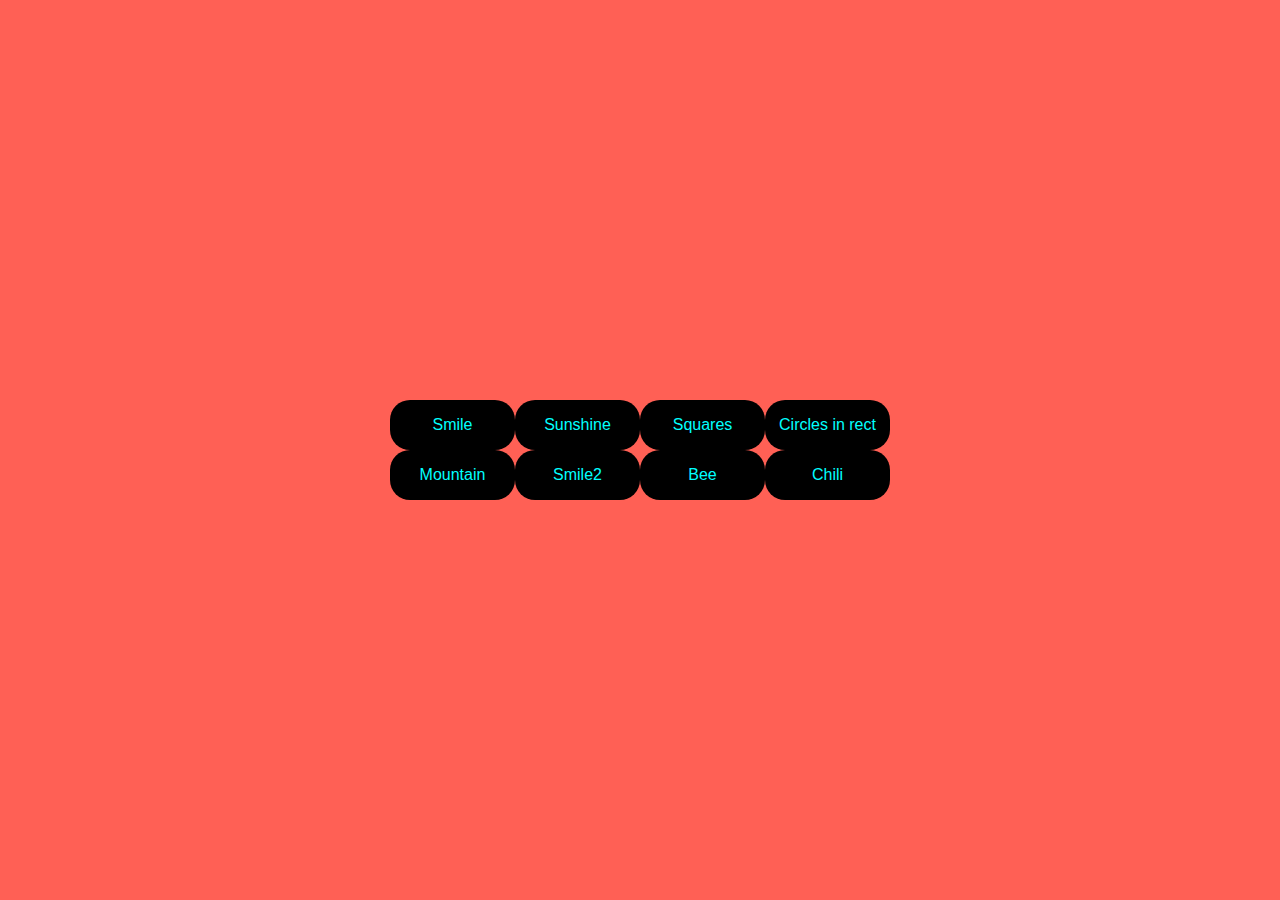
<file: index.html>
<!DOCTYPE html>
<html lang="en">
<head>
    <meta charset="UTF-8">
    <meta name="viewport" content="width=device-width, initial-scale=1.0">
    <title>Document</title>
    <link rel="stylesheet" href="./css/style.css">
</head>
<body>
    <section>
        <div class="main">
            <div><a target="_blank" href="./pages/42.html">Smile</a></div>
            <div><a target="_blank" href="./pages/62.html">Sunshine</a></div>
            <div><a target="_blank" href="./pages/23.html">Squares</a></div>
            <div><a target="_blank" href="./pages/3.html">Circles in rect</a></div>
            <div><a target="_blank" href="./pages/46.html">Mountain</a></div>
            <div><a target="_blank" href="./pages/26.html">Smile2</a></div>
            <div><a target="_blank" href="./pages/bee.html">Bee</a></div>
            <div><a target="_blank" href="./pages/chili.html">Chili</a></div>
        </div>
    </section>
</body>
</html>
</file>
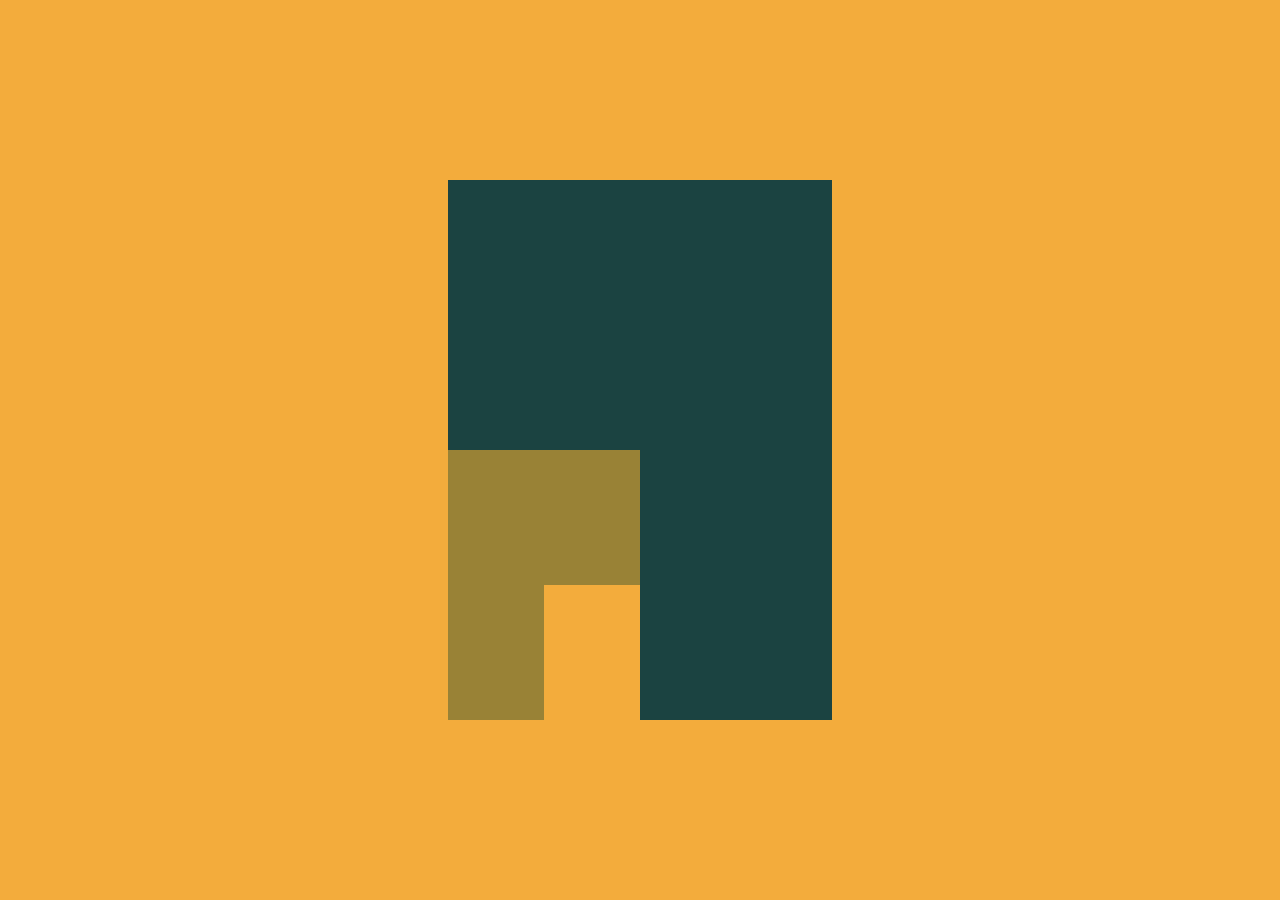
<file: pages/23.html>
<!DOCTYPE html>
<html lang="en">

<head>
    <meta charset="UTF-8">
    <meta name="viewport" content="width=device-width, initial-scale=1.0">
    <title>Document</title>
    <link rel="stylesheet" href="../css/23.css">
</head>

<body>
    <section>
        <div class="main">
            <div class="inner">
                <div></div>
            </div>
        </div>
    </section>
</body>

</html>
</file>
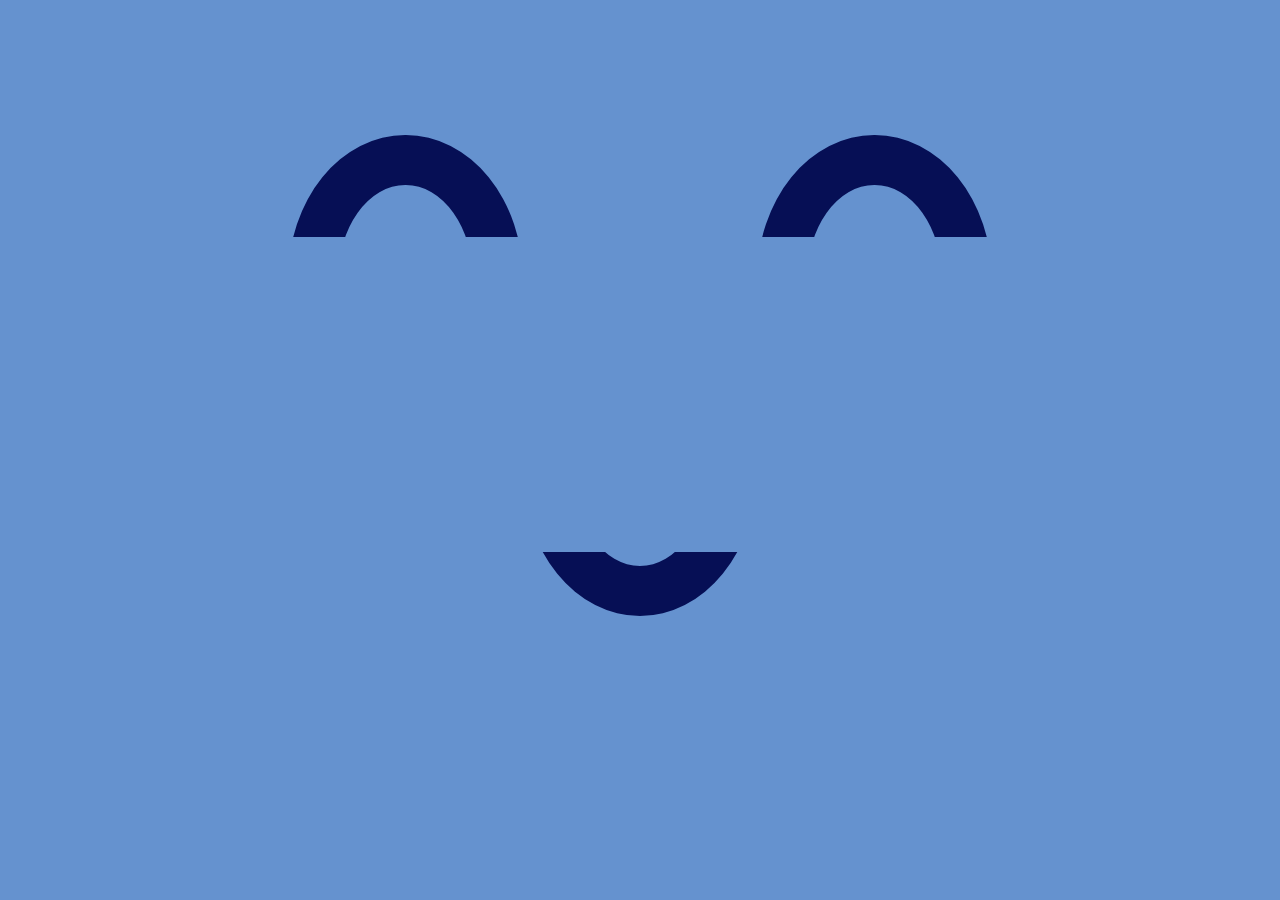
<file: pages/26.html>
<!DOCTYPE html>
<html lang="en">

<head>
    <meta charset="UTF-8">
    <meta name="viewport" content="width=device-width, initial-scale=1.0">
    <title>Document</title>
    <link rel="stylesheet" href="../css/26.css">
</head>

<body>
    <section>
        <div class="main">
            <div class="inner"></div>
            <div class="circle"></div>
            <div class="circle"></div>
            <div class="circle"></div>
        </div>
    </section>
</body>

</html>
</file>
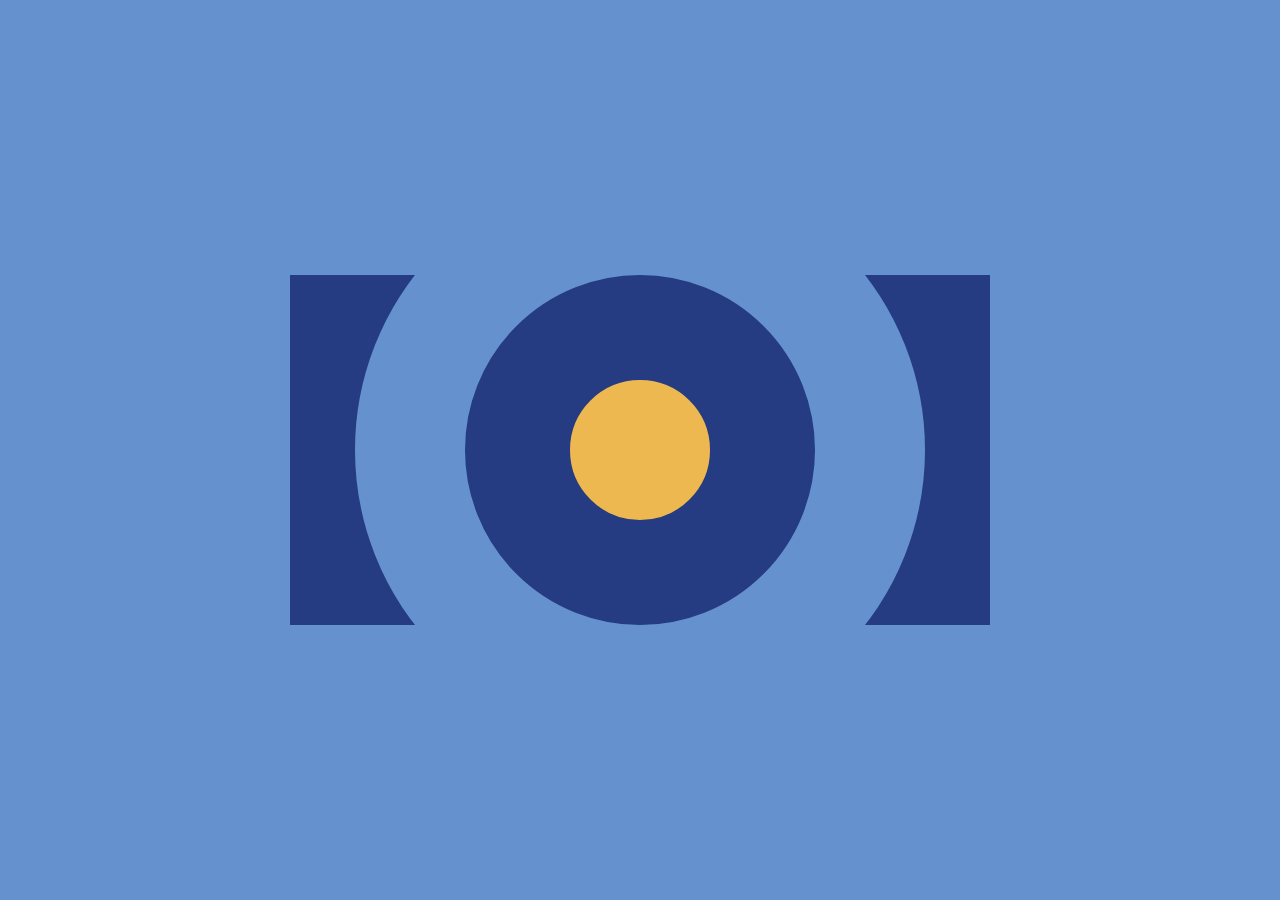
<file: pages/3.html>
<!DOCTYPE html>
<html lang="en">
<head>
    <meta charset="UTF-8">
    <meta name="viewport" content="width=device-width, initial-scale=1.0">
    <title>Document</title>
    <link rel="stylesheet" href="../css/3.css">
</head>
<body>
    <section>
        <div class="main">
            <div class="circle"></div>
        </div>
    </section>
</body>
</html>
</file>
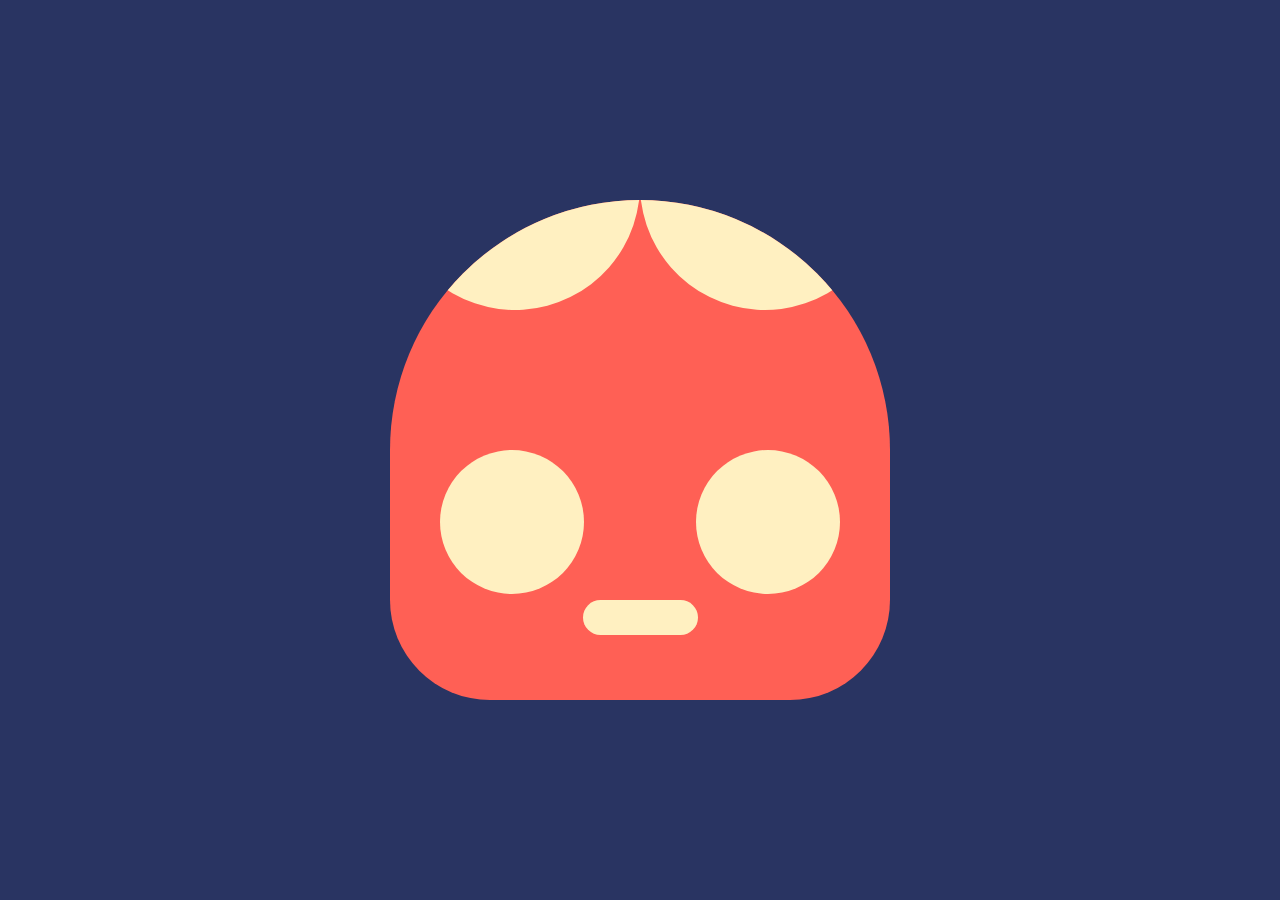
<file: pages/42.html>
<!DOCTYPE html>
<html lang="en">
<head>
    <meta charset="UTF-8">
    <meta name="viewport" content="width=device-width, initial-scale=1.0">
    <title>Document</title>
    <link rel="stylesheet" href="../css/42.css">
</head>

<body>
    <section>
        <div class="main">
            <div class="circle__wrapper">
                <div class="circle"></div>
                <div class="circle"></div>
            </div>
            <div class="eye__wrapper">
                <div class="eye"></div>
                <div class="eye"></div>
            </div>
            <div class="mouth"></div>
        </div>



        </div>
    </section>
</body>

</html>
</file>
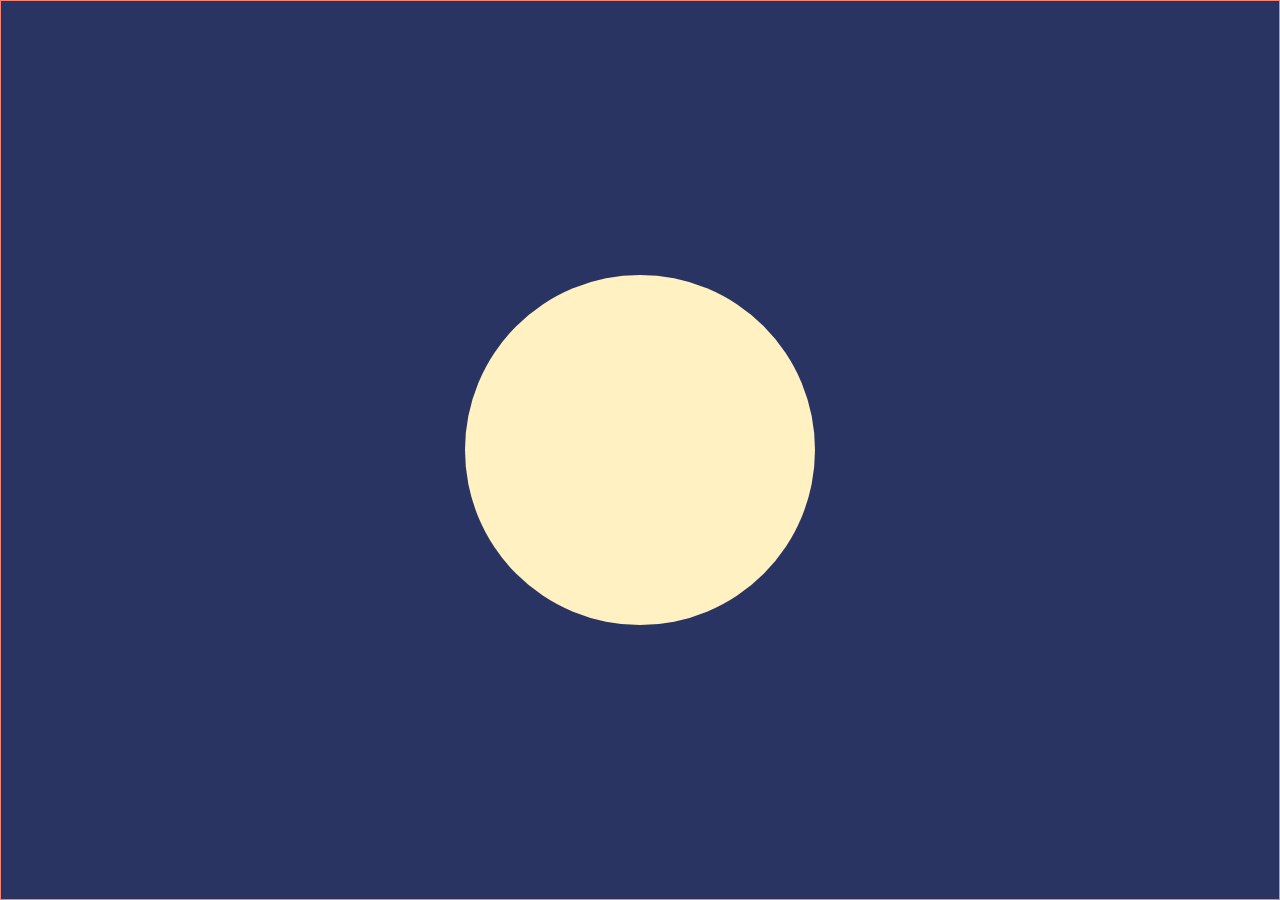
<file: pages/46.html>
<!DOCTYPE html>
<html lang="en">

<head>
    <meta charset="UTF-8">
    <meta name="viewport" content="width=device-width, initial-scale=1.0">
    <link rel="stylesheet" href="../css/46.css">
    <title>Document</title>
</head>

<body>
    <section>
        <div class="circle">
            <div class="mountain"></div>
            <div class="mountain"></div>
        </div>
    </section>
</body>

</html>
</file>
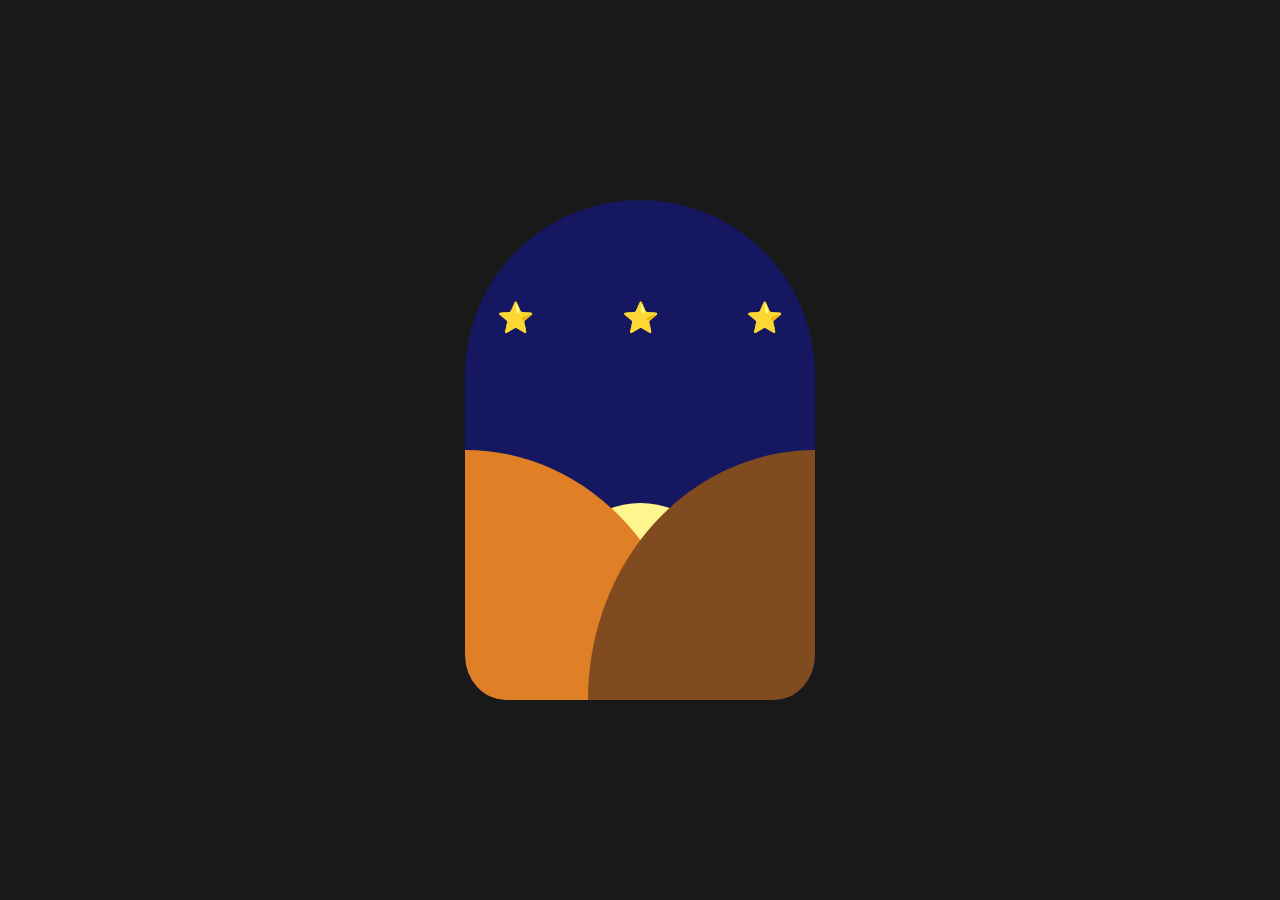
<file: pages/62.html>
<!DOCTYPE html>
<html lang="en">

<head>
    <meta charset="UTF-8">
    <meta name="viewport" content="width=device-width, initial-scale=1.0">
    <title>Document</title>
    <link rel="stylesheet" href="../css/62.css">

</head>

<body>
    <section>
        <div class="main">
            <div class="stars__wrapper">
                <div class="star">⭐️</div>
                <div class="star">⭐️</div>
                <div class="star">⭐️</div>
            </div>
            <div class="yellow__wrapper">
                <div class="sun"></div>
            </div>
            <div class="coral__wrapper">
                <div class="colar__circle"></div>
            </div>
            <div class="brown__wrapper">
                <div class="brown__circle"></div>
            </div>
        </div>
    </section>
</body>

</html>
</file>
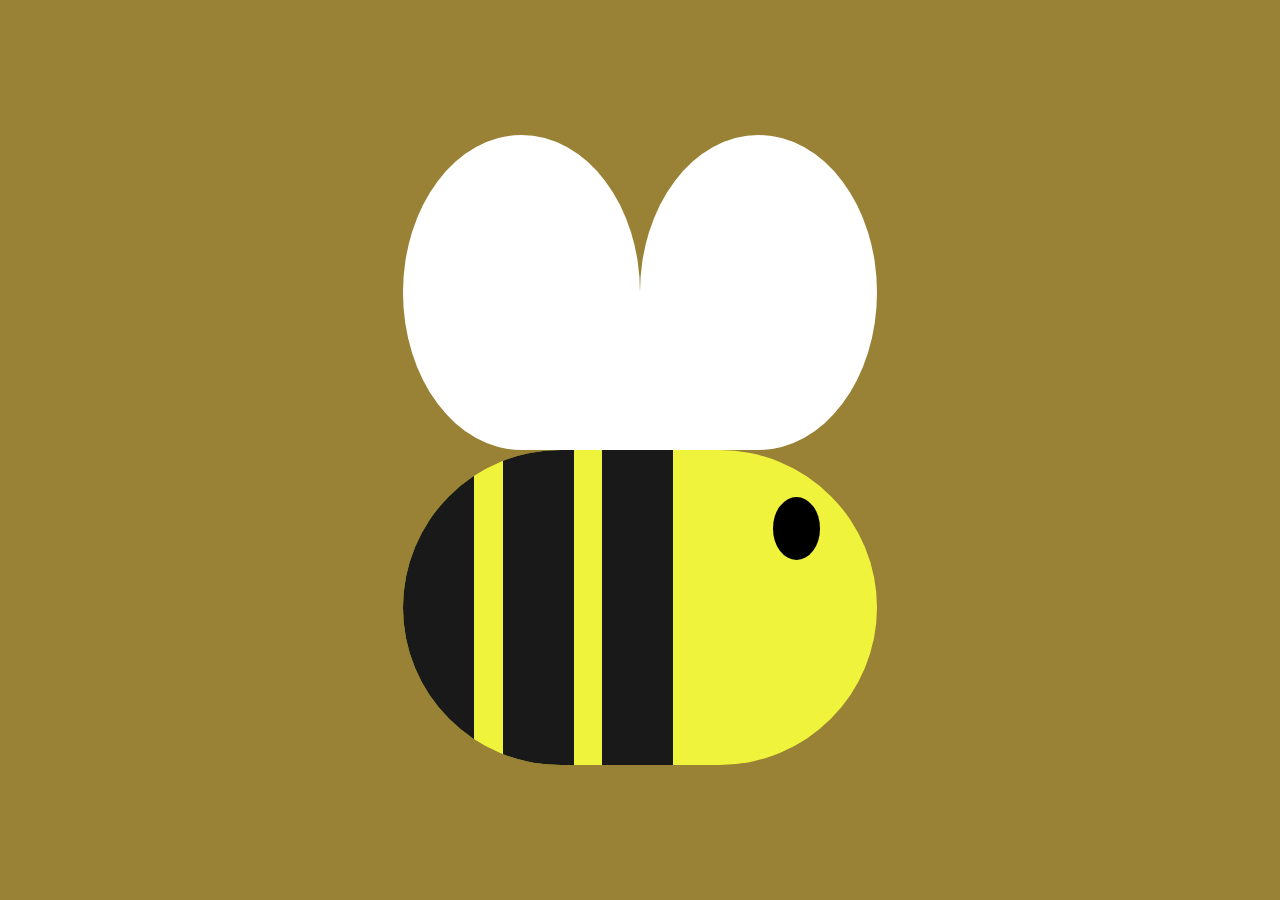
<file: pages/bee.html>
<!DOCTYPE html>
<html lang="en">
<head>
    <meta charset="UTF-8">
    <meta name="viewport" content="width=device-width, initial-scale=1.0">
    <title>Document</title>
    <link rel="stylesheet" href="../css/bee.css">
</head>
<body>
    <section>
        <div class="main">
            <div class="top">
                <div class="first"></div>
                <div class="second"></div>
            </div>
            <div class="bottom">
                <div class="first_line"></div>
                <div class="second_line"></div>
                <div class="third_line"></div>
                <div class="eye"></div>
            </div>
        </div>
    </section>
</body>
</html>
</file>
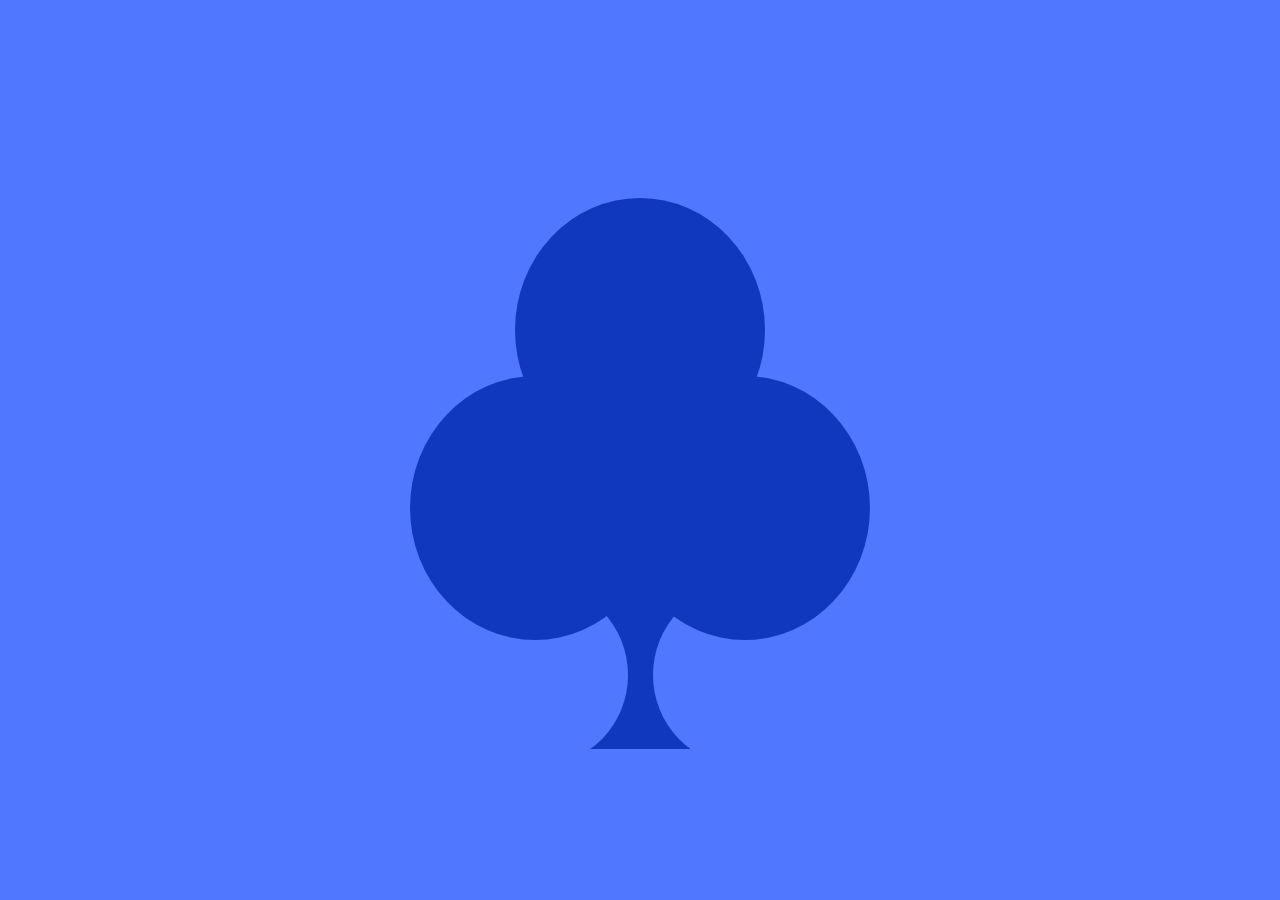
<file: pages/chili.html>
<!DOCTYPE html>
<html lang="en">

<head>
    <meta charset="UTF-8">
    <meta name="viewport" content="width=device-width, initial-scale=1.0">
    <title>Document</title>
    <link rel="stylesheet" href="../css/chili.css">
</head>

<body>
    <section>
        <div class="main">
            <div class="up__wrapper">
                <div class="circle"></div>
            </div>
            <div class="bottom__wrapper">
                <div class="circle"></div>
                <div class="circle"></div>
            </div>
            <div class="stick"></div>
            <div class="first"></div>
            <div class="second"></div>
        </div>
    </section>
</body>

</html>
</file>
<file: css/style.css>
* {
  margin: 0;
  padding: 0;
  box-sizing: border-box;
  font-family: sans-serif;
}
a{
    text-decoration: none;
    color: aqua;
}
section {
  width: 100%;
  height: 100vh;
  background: #ff6055;
  display: flex;
  align-items: center;
  justify-content: center;
}
.main{

    width: 500px;
    /* background-color: white;  */
    display: flex;
    flex-wrap: wrap;
    justify-content: center ;
}
.main div{
    border-radius: 20px;
    height: 50px;
    width: 25%;
    background-color: black;
    display: flex;
    justify-content: center;
    align-items: center;
}
</file>
<file: css/23.css>
* {
  margin: 0;
  padding: 0;
  box-sizing: border-box;
  font-family: sans-serif;
}
section {
  width: 100%;
  height: 100vh;
  background: rgb(243,172,60);
  display: flex;
  align-items: center;
  justify-content: center;
}
a{
  text-decoration: none;
  color: blue;
}
.main{
    width: 30%;
    height: 60%;
    background-color: rgb(27,67,65);
    display: flex;
    align-items: flex-end;
}
.inner{
    width: 50%;
    height: 50%;
    background-color: rgb(153,130,54);
    display: flex;
    align-items: flex-end;
    justify-content: flex-end;  
}
.inner div{
    width: 50%;
    height: 50%;
    background-color: rgb(243,172,60);
}
</file>
<file: css/26.css>
*{
    margin: 0;
    padding: 0;
    box-sizing: border-box;
}

section{
    width: 100vw;
    height: 100vh;
    background-color: rgb(101,146,207);
    display: flex;
    align-items: center;
    justify-content: center;
}
.main{
    width: 100%;
    height:70%;
    display: flex;
    justify-content: center;
    position: relative;
}
.inner{
    margin-top: 8%;
    position: absolute;
    width: 100%;
    height: 50%;
    background-color: rgb(101,146,207);
}
.circle{
    box-sizing: content-box;
    width: 10.5%;
    height: 30%;
    border-radius: 50%;
    border: 50px solid rgb(6,15,85);
    overflow: hidden;
}
.circle:nth-child(3){
    margin-top: 15%;
}
</file>
<file: css/3.css>
* {
  margin: 0;
  padding: 0;
  box-sizing: border-box;
  font-family: sans-serif;
}
section {
  width: 100%;
  height: 100vh;
  background:rgb(101,146,207);
  display: flex;
  align-items: center;
  justify-content: center;
}
.main{
    width: 700px;
    height: 350px;
    background-color: rgb(37,60,130);
    display: flex;
    justify-content: center;
    align-items: center;
    transition: 3s;
}
.main:hover{
    transform: rotate(360deg);
}

.circle{
    box-sizing: content-box;
    border-radius: 50%;
    width: 20%;
    height: 40%;
    background-color: rgb(238,184,80);
    border: 105px solid rgb(37,60,130);
    outline: 110px solid rgb(101,146,207);;
}
</file>
<file: css/42.css>
* {
  margin: 0;
  padding: 0;
  box-sizing: border-box;
  font-family: sans-serif;
}

section {
  width: 100%;
  height: 100vh;
  background: rgb(41,52,98);
  display: flex;
  align-items: center;
  justify-content: center;
}
.main{
    width: 500px;
    height: 500px;
    background-color: #ff6055;
    border-radius: 50% 50% 100px 100px;
    display: flex;
    justify-content: center;
    flex-direction: column;
}
.circle__wrapper{
    border-radius: 1500px 1500px 0 0;
    width: 100%;
    height: 50%;
    display: flex;
    justify-content: center;
    overflow: hidden;
    margin-top: -13%;
}
.circle{
    margin-top: -28%;
    box-sizing: content-box;
    padding-left: 50%;
    height: 100%;
    background-color: #fff0c1;
    border-radius: 50%;
}
.circle:nth-child(1){
    transform: rotate(-15deg);
}
.circle:nth-child(2){
    transform: rotate(15deg);
}
.eye__wrapper{
    margin-top: -20%;
    height: 30%;
    width: 80%;
    display: flex;
    justify-content: space-between;
    margin: 0 auto;
}
.eye{
    border-radius: 50%;
    width: 36%;
    height: 96%;
    background-color: #fff0c1;   
}
.mouth{
    margin: 0 auto;
    width: 23%;
    height: 7%;
    border-radius: 20px;
    background-color: #fff0c1;
}
</file>
<file: css/46.css>
*{
    margin: 0;
    padding: 0;
    box-sizing: border-box;
}

section{
    width: 100vw;
    height: 100vh;
    background-color: #293462;
    border: 1px solid salmon;
    display: flex;
    align-items: center;
    justify-content: center;
}

.circle{
    width: 350px;
    height: 350px;
    background-color: #FFF1C1;
    border-radius: 50%;
    overflow: hidden;
    position: relative;
}


.mountain {
    transition: 1s all;
    position: absolute;
    bottom: -100%;
    right: 0;
    width: 60%;
    height: 60%;
    rotate: 40deg;
    background-color: #FE5F55;
}

.mountain:nth-child(2) {
    left: 0;
}
.circle:hover .mountain:nth-child(2){
    bottom: -40%;
}

.circle:hover .mountain{
    bottom: -10%;
}
</file>
<file: css/62.css>
* {
  margin: 0;
  padding: 0;
  box-sizing: border-box;
  font-family: sans-serif;
}
section {
  width: 100%;
  height: 100vh;
  background: rgb(25,25,25);
  display: flex;
  align-items: center;
  justify-content: center;
}
.main{
    width: 350px;
    height: 500px;
    border-radius: 1000px 1000px 250px 250px;
    background-color: rgb(21, 24, 96);
    display: flex;
    align-items: flex-end;
    justify-content: flex-end;
    flex-direction: column;
    position: relative;
    transition: 2s;
}
.main:hover{
    background-color: rgb(243,173,68);
    .star{
        margin-top: -50px;
    }
    .sun{
    transform: translateY(-100px);
}
}
.stars__wrapper{
    border-radius: 1000px 1000px 250px 250px;
    width: 100%;
    height: 100%;
    position: relative;
    display: flex;
    flex-direction: row;
    gap: 25%;
    justify-content: center;
    overflow: hidden;
}
.star{
    margin-top: 100px;
    font-size: 30px;
    transition: 2s;
}

.yellow__wrapper,
.brown__wrapper, 
.coral__wrapper{
    position: absolute;
    width: 100%;
    height: 100%;
    display: flex;
}

.yellow__wrapper{
    align-items: center;
    justify-content: center;
}
.sun{
    position: absolute;
    height: 35%;
    width: 50%;
    border-radius: 50%;
    background-color: rgb(255,245,143);
    z-index: 1;
    margin-top: 80%;
    transition:2s;
}

.brown__wrapper{
    align-items: flex-end;
    justify-content: flex-end;
    
}

.brown__circle{
    position: absolute;
    width: 65%;
    height: 50%;
    background-color: rgb(129,75,32);
    border-radius: 100% 0 18% 0;
    z-index: 3;
}

.coral__wrapper{
    align-items: flex-end;
    justify-content: flex-start;
    overflow: hidden;

}

.colar__circle{
    position: absolute;
    width: 65%;
    height: 50%;
    background-color: rgb(224,128,38);
    border-radius:  0 100% 0 18%;
    z-index: 3;
}
</file>
<file: css/bee.css>
* {
  margin: 0;
  padding: 0;
  box-sizing: border-box;
  font-family: sans-serif;
}

section {
  width: 100%;
  height: 100vh;
  background: #998235;
  display: flex;
  align-items: center;
  justify-content: center;
}
.main{
    width: 37%;
    height:70%;
}
.top{
    width: 100%;
    height: 50%;
    display: flex;
}
.first, .second{
    width: 50%;
    height: 100%;
    background-color: white;
}
.first{
    border-radius: 50% 50% 0 50%;
}
.second{
    border-radius: 50% 50% 50% 0;
}
.bottom{
    width: 100%;
    height: 50%;
    background-color: #EFF33C;
    border-radius: 500px;
    overflow: hidden;   
    display: flex;
    gap: 6%;
}
.first_line{
    width: 15%;
    height: 100%;
    background-color: #191919;
}
.second_line{
    width: 15%;
    height: 100%;
    background-color: #191919;
}
.third_line{
    width: 15%;
    height: 100%;
    background-color: #191919;
}
.eye{
    margin-left: 15%;
    margin-top: 10%;
    height: 20%;
    width: 10%;
    border-radius: 50%;
    background-color: black;
}
</file>
<file: css/chili.css>
* {
  margin: 0;
  padding: 0;
  box-sizing: border-box;
  font-family: sans-serif;
}
section {
  width: 100%;
  height: 100vh;
  background: #4F77FF;
  display: flex;
  align-items: center;
  justify-content: center;
}
.main{
    width: 500px;
    height: 600px;
    position: relative;
    display: flex;
    justify-content: center;
    align-items: center;
}
.up__wrapper{
    width: 100%;
    height: 80%;
    position: absolute;
    display: flex;
    justify-content: center;
    margin-bottom: 5%;
}
.bottom__wrapper {
    margin-top: -5%;
    width: 100%;
    height: 80%;
    position: absolute;
    display: flex;
    align-items: flex-end;
}
.circle{
    width: 50%;
    height: 55%;
    background-color: #1038BF;
    border-radius: 50%;
    z-index: 2;
}
.bottom__wrapper {
    margin-top: -20%;
    position: relative;
    justify-content: center;
}
.bottom__wrapper .circle:nth-child(1) {
    position: relative;
    left: 20px;
}
.bottom__wrapper .circle:nth-child(2) {
    position: relative;
    right: 20px;
}

.stick{
    margin-top: 80%;
    position: absolute;
    height: 33%;
    width:20%;
    background-color: #1038BF;
    display: flex;
    justify-content: center;
    align-items: center;
    flex-direction: column;
}
.first{
    position: absolute;
    width: 35%;
    height: 30%;
    border-radius: 50%;
    background-color: #4F77FF;
    margin-left: 40%;
    margin-top: 90%;
    z-index: 1;
}
.second{
    position: absolute;
    width: 35%;
    height: 30%;
    border-radius: 50%;
    background-color: #4F77FF;
    margin-right: 40%;
    margin-top: 90%;
    z-index: 1;
}
</file>
